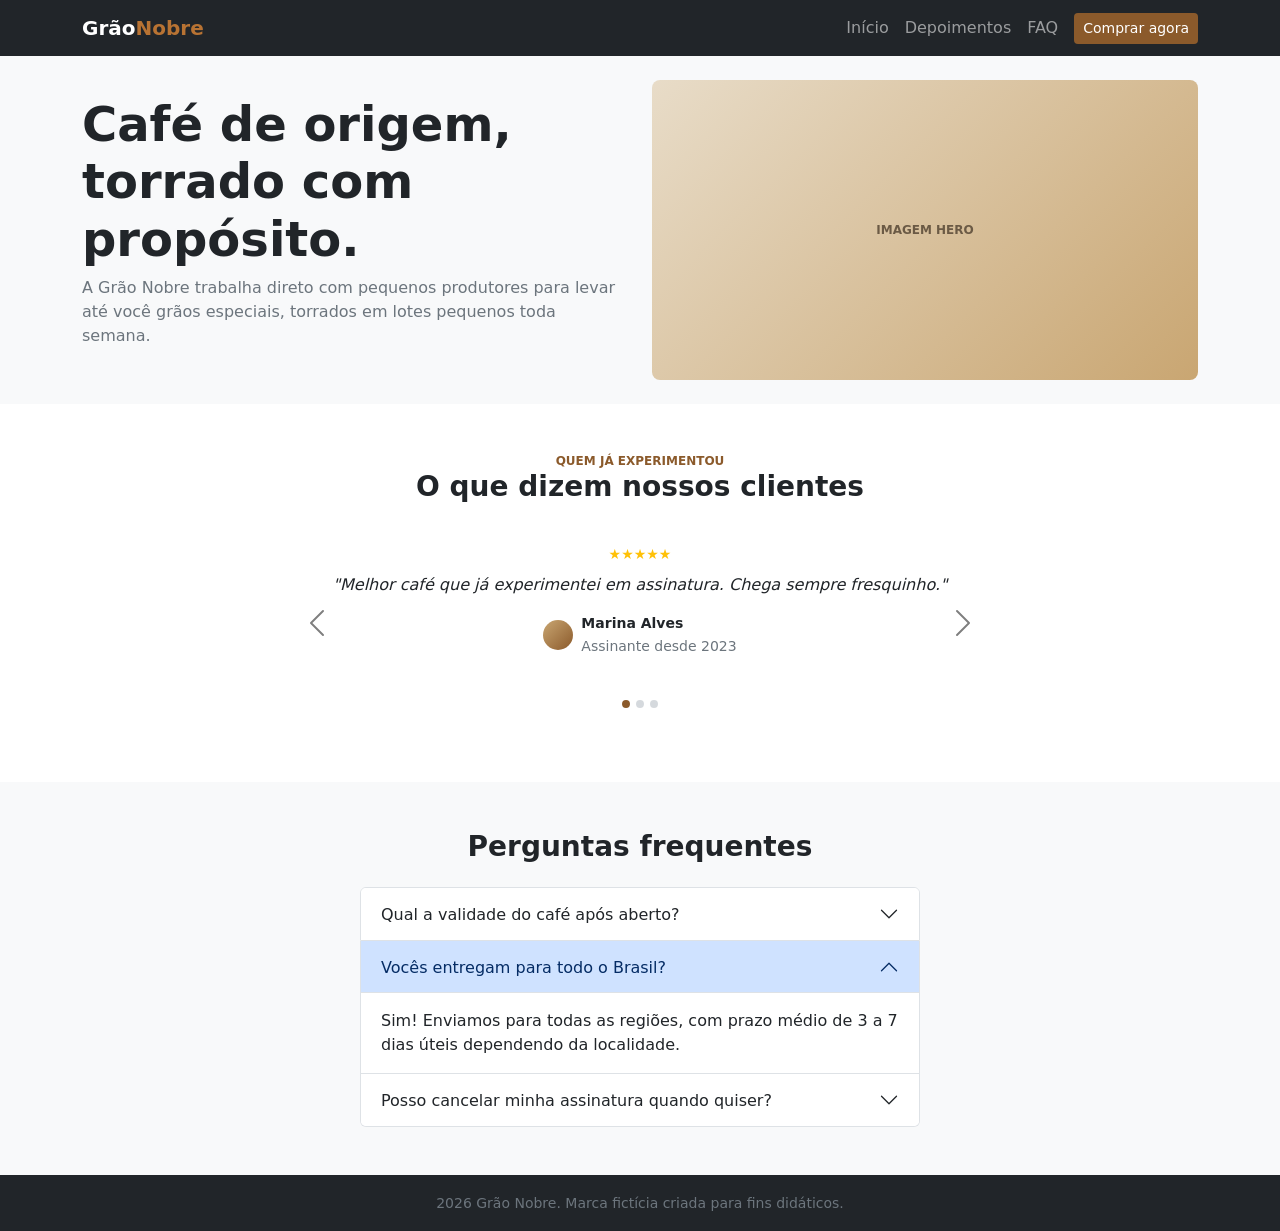
<file: bootstrap/index.html>
<!DOCTYPE html>
<html lang="pt-BR">
<head>
  <meta charset="UTF-8">
  <meta name="viewport" content="width=device-width, initial-scale=1">
  <title>Grão Nobre</title>
  <link href="https://cdn.jsdelivr.net/npm/bootstrap@5.3.3/dist/css/bootstrap.min.css" rel="stylesheet">
  <style>
    .marrom { color: #b87333; }
    .btn-marrom { background-color: #8b5a2b; color: #fff; }
    .btn-marrom:hover { background-color: #744a23; color: #fff; }
    .subtitulo { color: #8b5a2b; font-size: 12px; font-weight: bold; text-transform: uppercase; }
    .imagem-hero { height: 300px; border-radius: 8px; background: linear-gradient(135deg, #e8dcc8, #c9a672); display: flex; align-items: center; justify-content: center; font-size: 12px; font-weight: bold; color: #6b5a45; }
    .avatar { width: 30px; height: 30px; border-radius: 50%; background: linear-gradient(135deg, #c9a672, #8b5a2b); }
    .carousel-control-prev-icon, .carousel-control-next-icon { filter: invert(1); }
    .carousel-indicators { position: static; margin-top: 16px; }
    .carousel-indicators button { width: 8px !important; height: 8px !important; border-radius: 50%; background-color: #adb5bd !important; }
    .carousel-indicators .active { background-color: #8b5a2b !important; }
    .accordion { max-width: 560px; margin: 0 auto; }
  </style>
</head>
<body>

  <nav class="navbar navbar-expand-lg bg-dark sticky-top" data-bs-theme="dark">
    <div class="container">
      <a class="navbar-brand fw-bold" href="#inicio">Grão<span class="marrom">Nobre</span></a>
      <button class="navbar-toggler" type="button" data-bs-toggle="collapse" data-bs-target="#menu">
        <span class="navbar-toggler-icon"></span>
      </button>
      <div class="collapse navbar-collapse" id="menu">
        <ul class="navbar-nav ms-auto align-items-lg-center">
          <li class="nav-item"><a class="nav-link" href="#inicio">Início</a></li>
          <li class="nav-item"><a class="nav-link" href="#depoimentos">Depoimentos</a></li>
          <li class="nav-item"><a class="nav-link" href="#faq">FAQ</a></li>
          <li class="nav-item ms-lg-2">
            <button type="button" class="btn btn-marrom btn-sm" data-bs-toggle="modal" data-bs-target="#modalPedido">Comprar agora</button>
          </li>
        </ul>
      </div>
    </div>
  </nav>

  <div class="modal fade" id="modalPedido" tabindex="-1">
    <div class="modal-dialog">
      <div class="modal-content">
        <div class="modal-header">
          <h5 class="modal-title">Faça seu pedido:</h5>
          <button type="button" class="btn-close" data-bs-dismiss="modal"></button>
        </div>
        <div class="modal-body">
          <div class="form-check mb-3">
            <input class="form-check-input" type="checkbox" id="opcao1">
            <label class="form-check-label" for="opcao1">Kit de degustação</label>
          </div>
          <div class="form-check mb-3">
            <input class="form-check-input" type="checkbox" id="opcao2">
            <label class="form-check-label" for="opcao2">1 pacote de 250g</label>
          </div>
          <div class="form-check">
            <input class="form-check-input" type="checkbox" id="opcao3">
            <label class="form-check-label" for="opcao3">5 pacotes de 250g</label>
          </div>
        </div>
        <div class="modal-footer">
          <button type="button" class="btn btn-primary">Ir para o carrinho</button>
        </div>
      </div>
    </div>
  </div>

  <header id="inicio" class="bg-light py-4">
    <div class="container">
      <div class="row align-items-center">
        <div class="col-lg-6">
          <h1 class="display-5 fw-bold">Café de origem, torrado com propósito.</h1>
          <p class="text-secondary">A Grão Nobre trabalha direto com pequenos produtores para levar até você grãos especiais, torrados em lotes pequenos toda semana.</p>
        </div>
        <div class="col-lg-6">
          <div class="imagem-hero">IMAGEM HERO</div>
        </div>
      </div>
    </div>
  </header>

  <section id="depoimentos" class="bg-white py-5">
    <div class="container">
      <div class="text-center mb-4">
        <div class="subtitulo">Quem já experimentou</div>
        <h2 class="h3 fw-bold">O que dizem nossos clientes</h2>
      </div>

      <div id="carouselDepoimentos" class="carousel slide mx-auto" style="max-width: 760px;" data-bs-ride="carousel">
        <div class="carousel-inner">
          <div class="carousel-item active">
            <div class="text-center px-5 py-3">
              <div class="text-warning small mb-2">★★★★★</div>
              <p class="fst-italic">"Melhor café que já experimentei em assinatura. Chega sempre fresquinho."</p>
              <div class="d-flex justify-content-center align-items-center gap-2">
                <span class="avatar"></span>
                <div class="text-start">
                  <div class="fw-semibold small">Marina Alves</div>
                  <small class="text-secondary">Assinante desde 2023</small>
                </div>
              </div>
            </div>
          </div>
          <div class="carousel-item">
            <div class="text-center px-5 py-3">
              <div class="text-warning small mb-2">★★★★★</div>
              <p class="fst-italic">"O aroma abre o pacote antes de eu chegar na cozinha. Virou ritual aqui em casa."</p>
              <div class="d-flex justify-content-center align-items-center gap-2">
                <span class="avatar"></span>
                <div class="text-start">
                  <div class="fw-semibold small">Carlos Mendes</div>
                  <small class="text-secondary">Assinante desde 2022</small>
                </div>
              </div>
            </div>
          </div>
          <div class="carousel-item">
            <div class="text-center px-5 py-3">
              <div class="text-warning small mb-2">★★★★★</div>
              <p class="fst-italic">"Gosto de saber de onde vem o grão. Qualidade e transparência de verdade."</p>
              <div class="d-flex justify-content-center align-items-center gap-2">
                <span class="avatar"></span>
                <div class="text-start">
                  <div class="fw-semibold small">Paula Ribeiro</div>
                  <small class="text-secondary">Assinante desde 2024</small>
                </div>
              </div>
            </div>
          </div>
        </div>

        <div class="carousel-indicators">
          <button type="button" data-bs-target="#carouselDepoimentos" data-bs-slide-to="0" class="active"></button>
          <button type="button" data-bs-target="#carouselDepoimentos" data-bs-slide-to="1"></button>
          <button type="button" data-bs-target="#carouselDepoimentos" data-bs-slide-to="2"></button>
        </div>

        <button class="carousel-control-prev" type="button" data-bs-target="#carouselDepoimentos" data-bs-slide="prev">
          <span class="carousel-control-prev-icon"></span>
        </button>
        <button class="carousel-control-next" type="button" data-bs-target="#carouselDepoimentos" data-bs-slide="next">
          <span class="carousel-control-next-icon"></span>
        </button>
      </div>
    </div>
  </section>

  <section id="faq" class="bg-light py-5">
    <div class="container">
      <h2 class="h3 fw-bold text-center mb-4">Perguntas frequentes</h2>

      <div class="accordion" id="accordionFaq">
        <div class="accordion-item">
          <h3 class="accordion-header">
            <button class="accordion-button collapsed" type="button" data-bs-toggle="collapse" data-bs-target="#faq1">
              Qual a validade do café após aberto?
            </button>
          </h3>
          <div id="faq1" class="accordion-collapse collapse" data-bs-parent="#accordionFaq">
            <div class="accordion-body">Recomendamos consumir em até 30 dias após aberto, mantendo o pacote bem fechado, em local fresco e seco.</div>
          </div>
        </div>

        <div class="accordion-item">
          <h3 class="accordion-header">
            <button class="accordion-button" type="button" data-bs-toggle="collapse" data-bs-target="#faq2">
              Vocês entregam para todo o Brasil?
            </button>
          </h3>
          <div id="faq2" class="accordion-collapse collapse show" data-bs-parent="#accordionFaq">
            <div class="accordion-body">Sim! Enviamos para todas as regiões, com prazo médio de 3 a 7 dias úteis dependendo da localidade.</div>
          </div>
        </div>

        <div class="accordion-item">
          <h3 class="accordion-header">
            <button class="accordion-button collapsed" type="button" data-bs-toggle="collapse" data-bs-target="#faq3">
              Posso cancelar minha assinatura quando quiser?
            </button>
          </h3>
          <div id="faq3" class="accordion-collapse collapse" data-bs-parent="#accordionFaq">
            <div class="accordion-body">Sim, o cancelamento pode ser feito a qualquer momento, sem multa, direto pela sua conta.</div>
          </div>
        </div>
      </div>
    </div>
  </section>

  <footer class="bg-dark text-light py-3">
    <div class="container text-center">
      <small class="text-secondary">2026 Grão Nobre. Marca fictícia criada para fins didáticos.</small>
    </div>
  </footer>

  <script src="https://cdn.jsdelivr.net/npm/bootstrap@5.3.3/dist/js/bootstrap.bundle.min.js"></script>
</body>
</html>
</file>
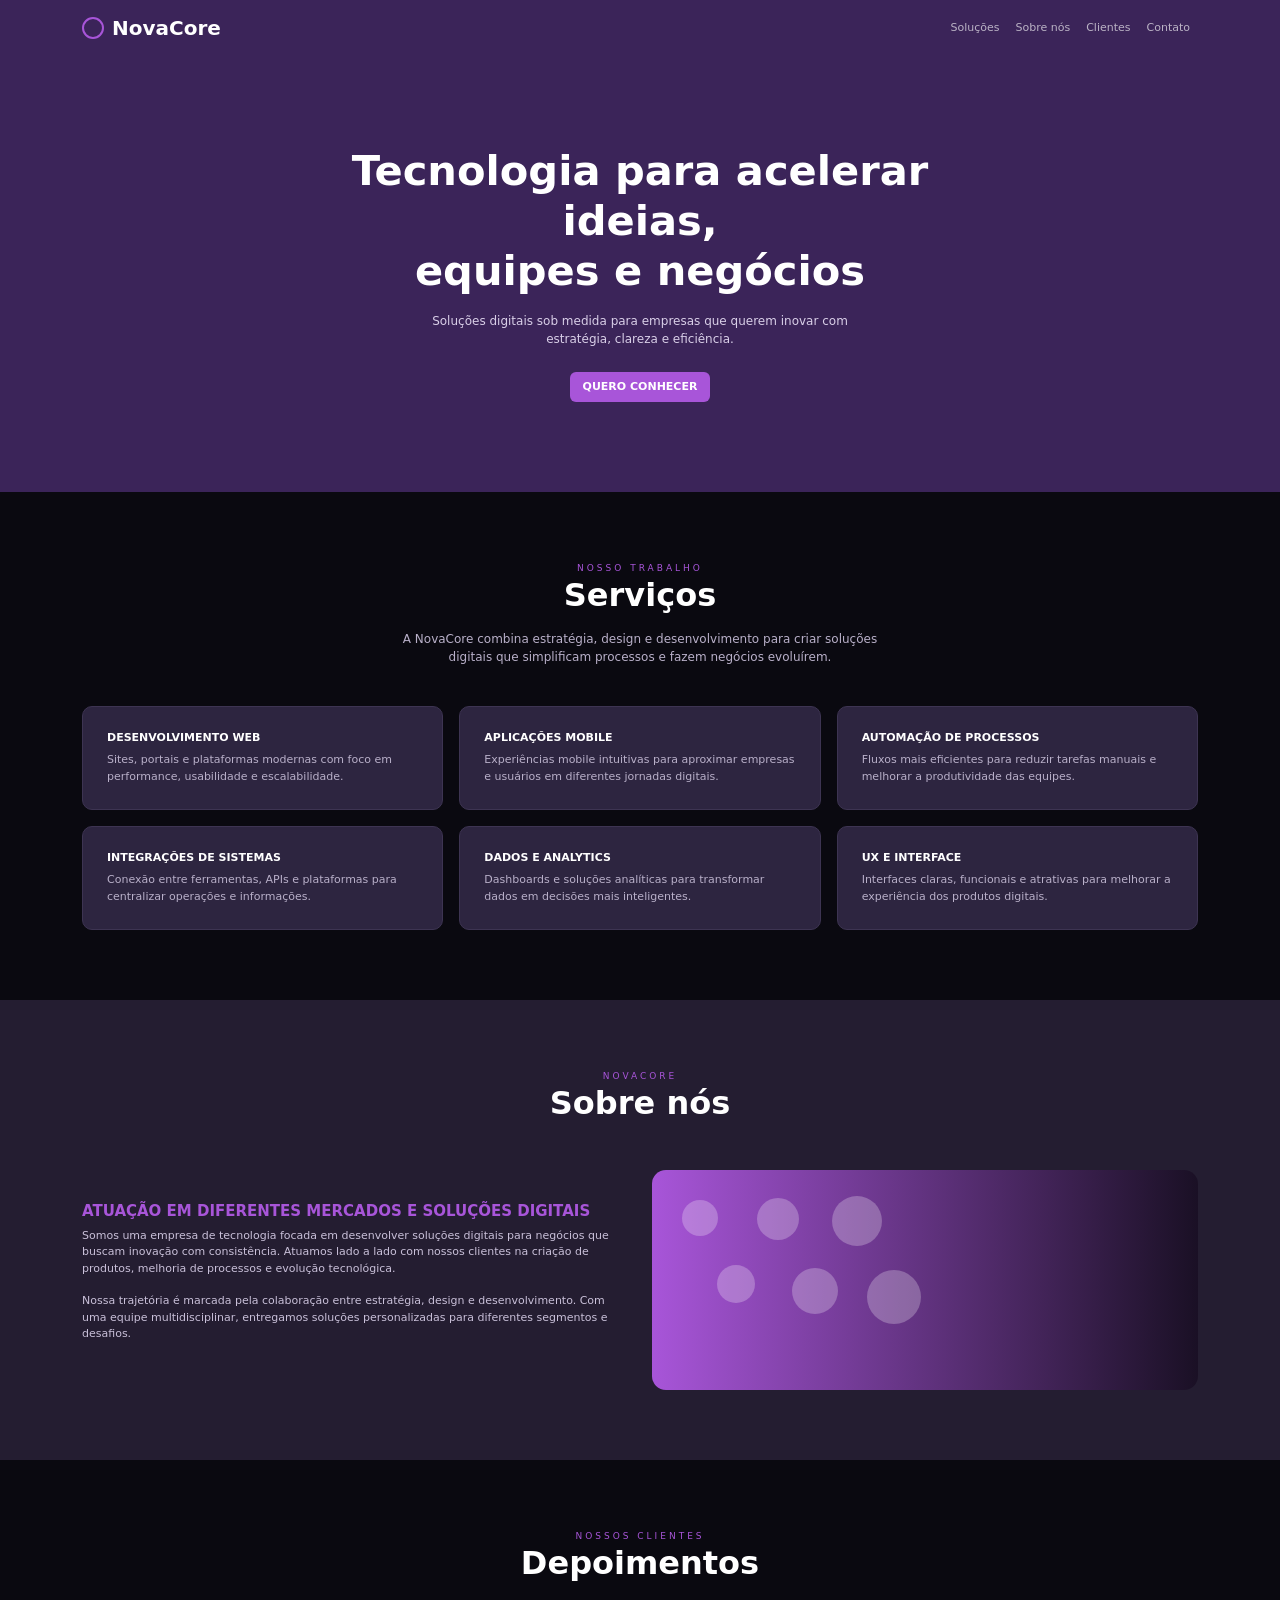
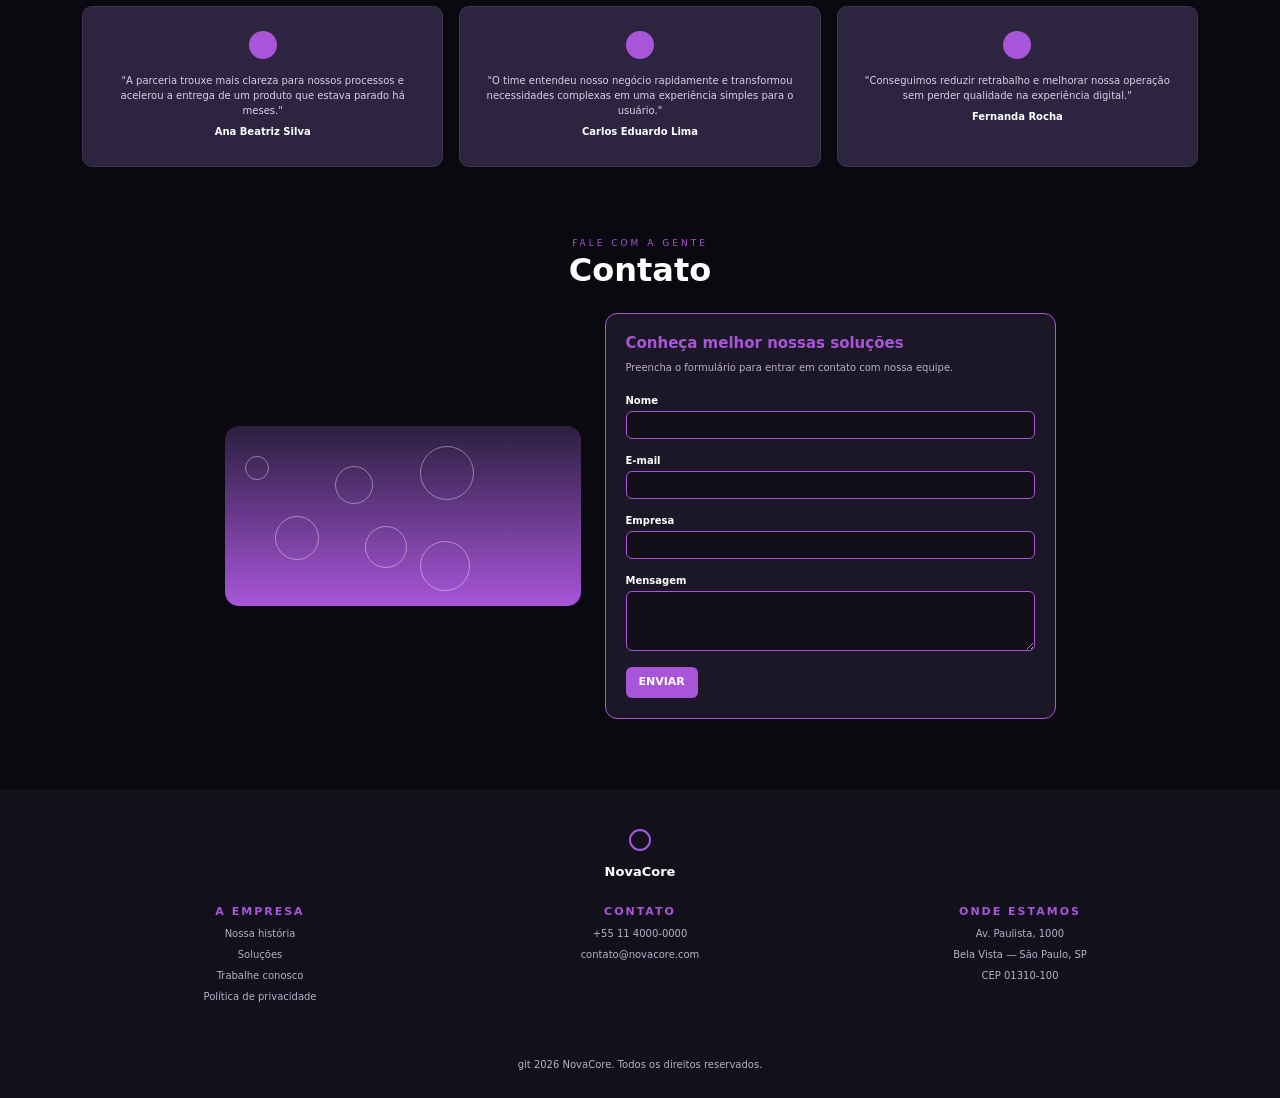
<file: revisao/index.html>
<!DOCTYPE html>
<html lang="pt-BR">
<head>
  <meta charset="UTF-8">
  <meta name="viewport" content="width=device-width, initial-scale=1">
  <title>NovaCore</title>
  <link href="https://cdn.jsdelivr.net/npm/bootstrap@5.3.3/dist/css/bootstrap.min.css" rel="stylesheet">
  <link href="style.css" rel="stylesheet">
</head>
<body data-bs-theme="dark">

  <nav class="navbar navbar-expand">
    <div class="container">
      <a class="navbar-brand fw-bold d-flex align-items-center gap-2" href="#">
        <span class="logo-circulo"></span>NovaCore
      </a>
      <ul class="navbar-nav ms-auto">
        <li class="nav-item"><a class="nav-link" href="#solucoes">Soluções</a></li>
        <li class="nav-item"><a class="nav-link" href="#sobre">Sobre nós</a></li>
        <li class="nav-item"><a class="nav-link" href="#clientes">Clientes</a></li>
        <li class="nav-item"><a class="nav-link" href="#contato">Contato</a></li>
      </ul>
    </div>
  </nav>

  <header class="hero">
    <div class="container">
      <h1>Tecnologia para acelerar<br>ideias,<br>equipes e negócios</h1>
      <p>Soluções digitais sob medida para empresas que querem inovar com estratégia, clareza e eficiência.</p>
      <a href="#contato" class="btn btn-roxo">Quero conhecer</a>
    </div>
  </header>

  <section id="solucoes" class="secao">
    <div class="container">
      <div class="eyebrow">Nosso trabalho</div>
      <h2 class="mb-3">Serviços</h2>
      <p>A NovaCore combina estratégia, design e desenvolvimento para criar soluções digitais que simplificam processos e fazem negócios evoluírem.</p>
      <div class="row g-3">
        <div class="col-md-4">
          <div class="cartao">
            <h3>Desenvolvimento Web</h3>
            <p>Sites, portais e plataformas modernas com foco em performance, usabilidade e escalabilidade.</p>
          </div>
        </div>
        <div class="col-md-4">
          <div class="cartao">
            <h3>Aplicações Mobile</h3>
            <p>Experiências mobile intuitivas para aproximar empresas e usuários em diferentes jornadas digitais.</p>
          </div>
        </div>
        <div class="col-md-4">
          <div class="cartao">
            <h3>Automação de Processos</h3>
            <p>Fluxos mais eficientes para reduzir tarefas manuais e melhorar a produtividade das equipes.</p>
          </div>
        </div>
        <div class="col-md-4">
          <div class="cartao">
            <h3>Integrações de Sistemas</h3>
            <p>Conexão entre ferramentas, APIs e plataformas para centralizar operações e informações.</p>
          </div>
        </div>
        <div class="col-md-4">
          <div class="cartao">
            <h3>Dados e Analytics</h3>
            <p>Dashboards e soluções analíticas para transformar dados em decisões mais inteligentes.</p>
          </div>
        </div>
        <div class="col-md-4">
          <div class="cartao">
            <h3>UX e Interface</h3>
            <p>Interfaces claras, funcionais e atrativas para melhorar a experiência dos produtos digitais.</p>
          </div>
        </div>
      </div>
    </div>
  </section>

  <section id="sobre" class="secao sobre">
    <div class="container">
      <div class="eyebrow">NovaCore</div>
      <h2 class="mb-5">Sobre nós</h2>
      <div class="row align-items-center g-4 text-start">
        <div class="col-md-6">
          <h3>Atuação em diferentes mercados e soluções digitais</h3>
          <p>Somos uma empresa de tecnologia focada em desenvolver soluções digitais para negócios que buscam inovação com consistência. Atuamos lado a lado com nossos clientes na criação de produtos, melhoria de processos e evolução tecnológica.</p>
          <p>Nossa trajetória é marcada pela colaboração entre estratégia, design e desenvolvimento. Com uma equipe multidisciplinar, entregamos soluções personalizadas para diferentes segmentos e desafios.</p>
        </div>
        <div class="col-md-6">
          <div class="arte-sobre">
            <span class="bolinha b1"></span>
            <span class="bolinha b2"></span>
            <span class="bolinha b3"></span>
            <span class="bolinha b4"></span>
            <span class="bolinha b5"></span>
            <span class="bolinha b6"></span>
          </div>
        </div>
      </div>
    </div>
  </section>

  <section id="clientes" class="secao">
    <div class="container">
      <div class="eyebrow">Nossos clientes</div>
      <h2 class="mb-4">Depoimentos</h2>
      <div class="row g-3">
        <div class="col-md-4">
          <div class="cartao depoimento">
            <div class="avatar"></div>
            <p>"A parceria trouxe mais clareza para nossos processos e acelerou a entrega de um produto que estava parado há meses."</p>
            <strong>Ana Beatriz Silva</strong>
          </div>
        </div>
        <div class="col-md-4">
          <div class="cartao depoimento">
            <div class="avatar"></div>
            <p>"O time entendeu nosso negócio rapidamente e transformou necessidades complexas em uma experiência simples para o usuário."</p>
            <strong>Carlos Eduardo Lima</strong>
          </div>
        </div>
        <div class="col-md-4">
          <div class="cartao depoimento">
            <div class="avatar"></div>
            <p>"Conseguimos reduzir retrabalho e melhorar nossa operação sem perder qualidade na experiência digital."</p>
            <strong>Fernanda Rocha</strong>
          </div>
        </div>
      </div>
    </div>
  </section>

  <section id="contato" class="secao pt-0">
    <div class="container">
      <div class="eyebrow">Fale com a gente</div>
      <h2 class="mb-4">Contato</h2>
      <div class="row align-items-center justify-content-center g-4">
        <div class="col-md-4">
          <div class="arte-contato">
            <span class="aro a1"></span>
            <span class="aro a2"></span>
            <span class="aro a3"></span>
            <span class="aro a4"></span>
            <span class="aro a5"></span>
            <span class="aro a6"></span>
          </div>
        </div>
        <div class="col-md-5">
          <div class="form-contato">
            <h3>Conheça melhor nossas soluções</h3>
            <p>Preencha o formulário para entrar em contato com nossa equipe.</p>
            <label for="nome">Nome</label>
            <input type="text" id="nome" class="form-control mb-2">
            <label for="email">E-mail</label>
            <input type="email" id="email" class="form-control mb-2">
            <label for="empresa">Empresa</label>
            <input type="text" id="empresa" class="form-control mb-2">
            <label for="mensagem">Mensagem</label>
            <textarea id="mensagem" class="form-control mb-3"></textarea>
            <button type="button" class="btn btn-roxo">Enviar</button>
          </div>
        </div>
      </div>
    </div>
  </section>

  <footer class="rodape">
    <div class="container">
      <span class="logo-circulo"></span>
      <div class="nome-rodape">NovaCore</div>
      <div class="row g-4">
        <div class="col-md-4">
          <h4>A empresa</h4>
          <p>Nossa história</p>
          <p>Soluções</p>
          <p>Trabalhe conosco</p>
          <p>Política de privacidade</p>
        </div>
        <div class="col-md-4">
          <h4>Contato</h4>
          <p>+55 11 4000-0000</p>
          <p>contato@novacore.com</p>
        </div>
        <div class="col-md-4">
          <h4>Onde estamos</h4>
          <p>Av. Paulista, 1000</p>
          <p>Bela Vista — São Paulo, SP</p>
          <p>CEP 01310-100</p>
        </div>
      </div>
      <hr>
      <p>git 2026 NovaCore. Todos os direitos reservados.</p>
    </div>
  </footer>

  <script src="https://cdn.jsdelivr.net/npm/bootstrap@5.3.3/dist/js/bootstrap.bundle.min.js"></script>
</body>
</html>
</file>
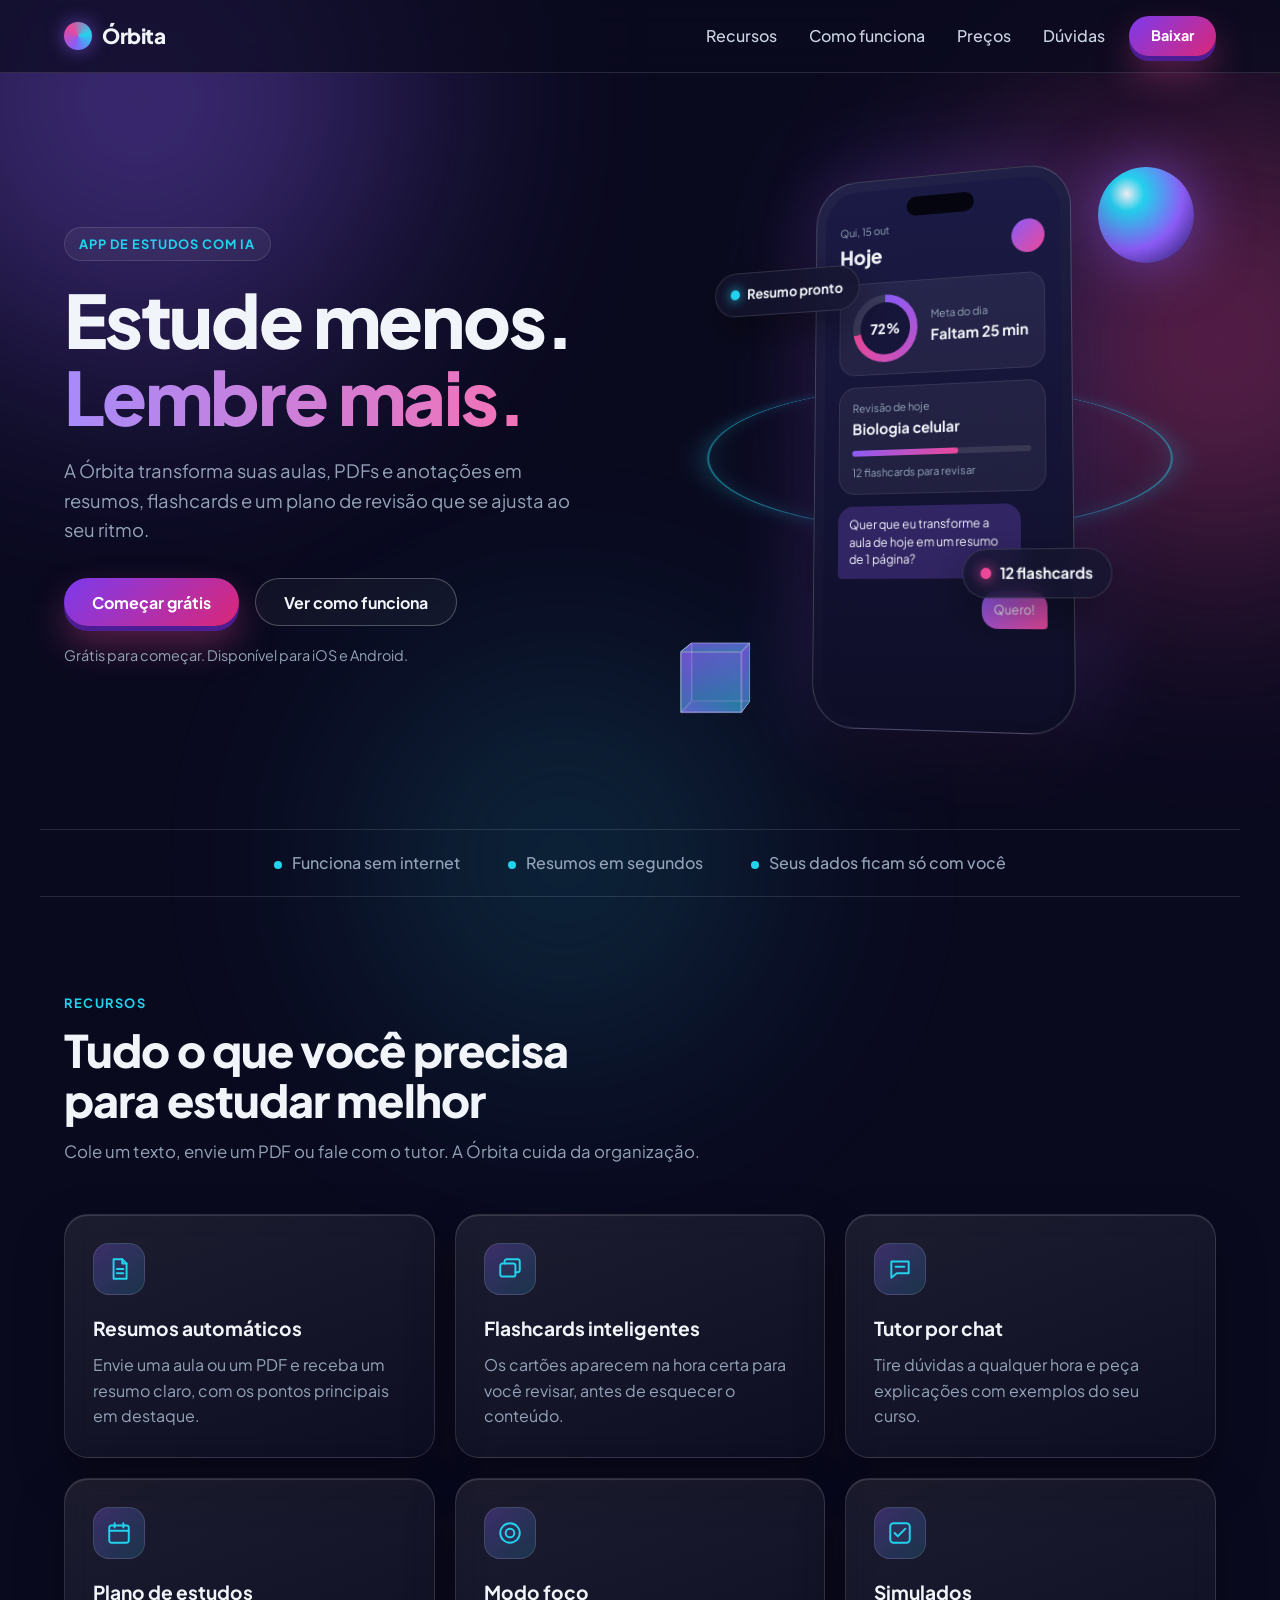
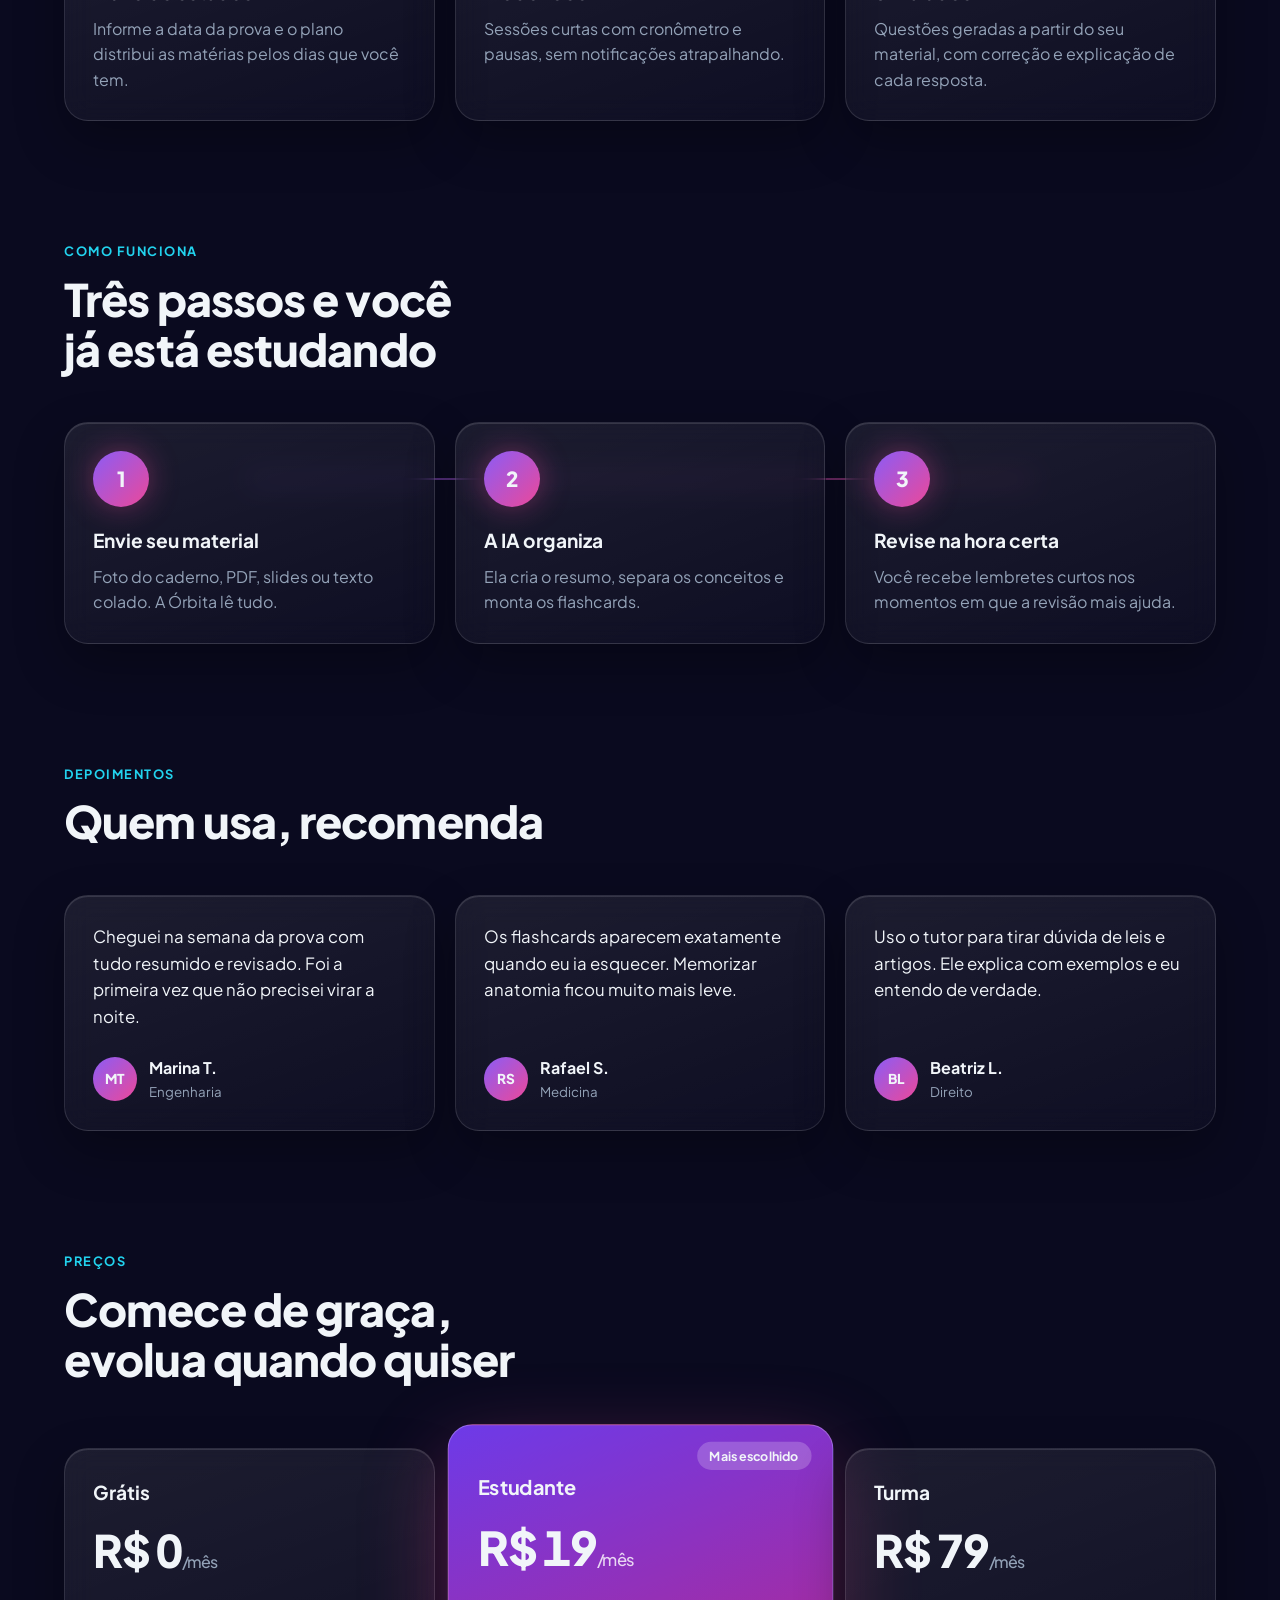
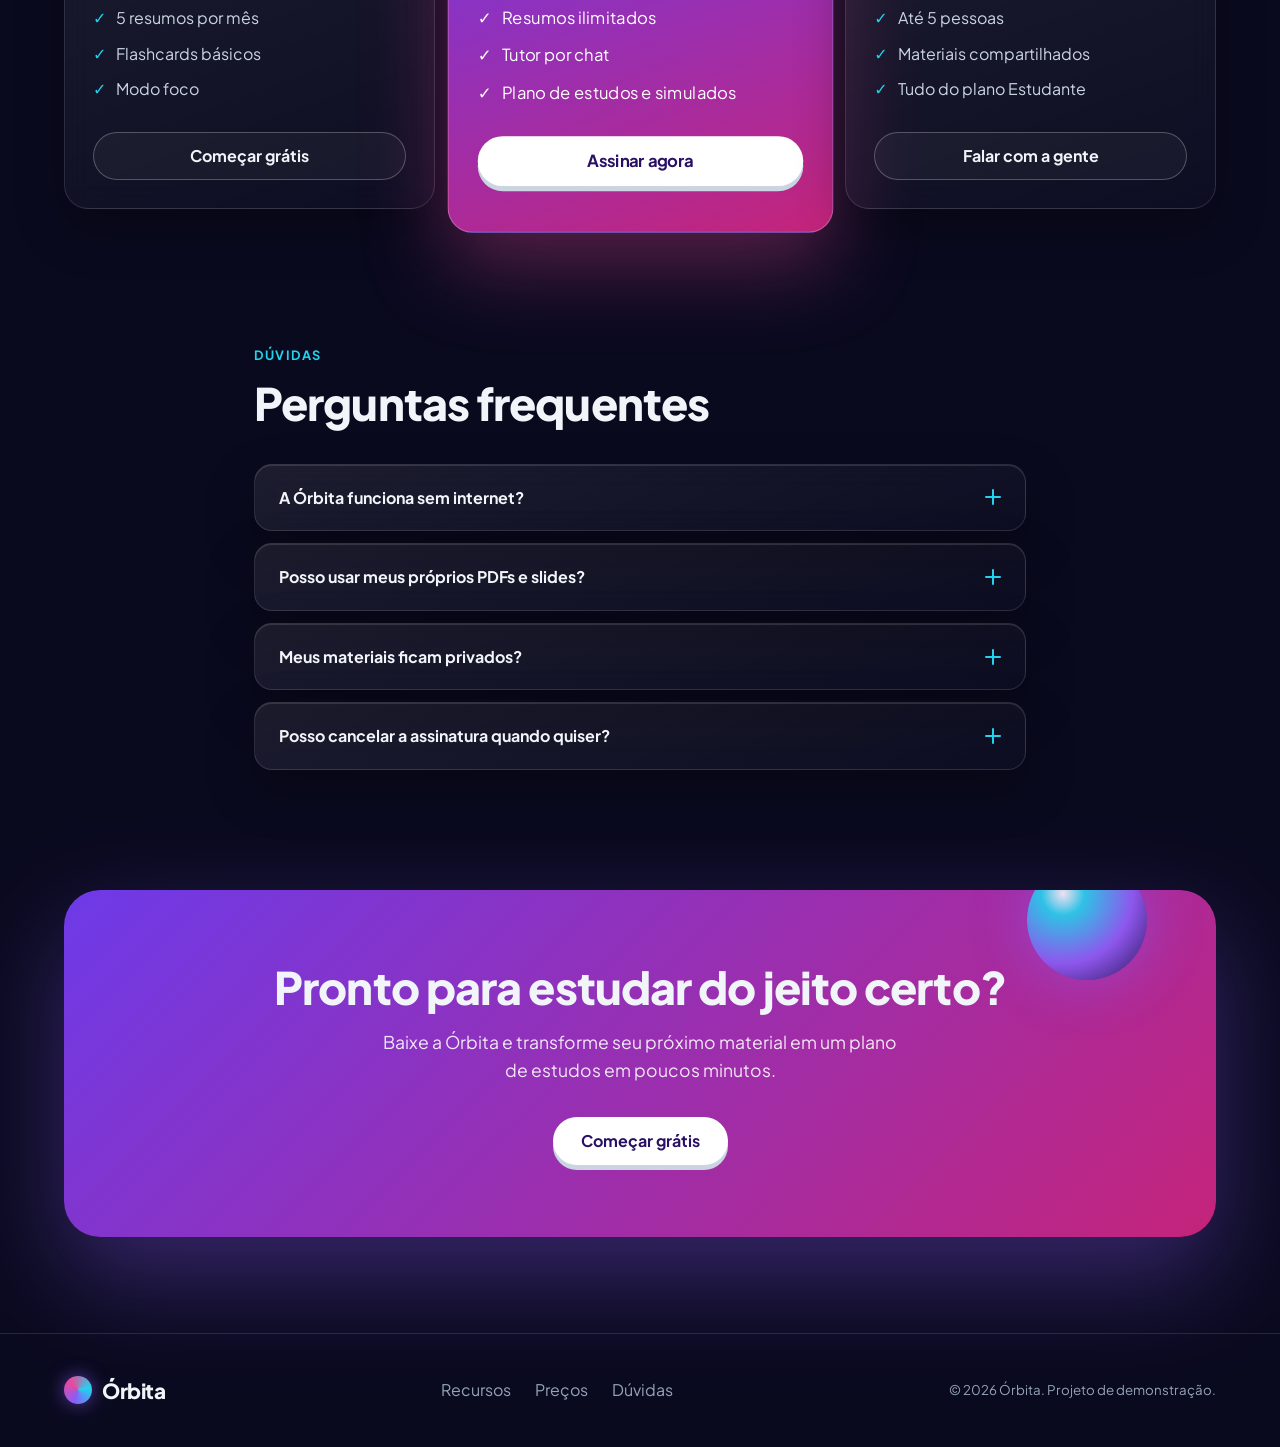
<file: vibecode/index.html>
<!DOCTYPE html>
<html lang="pt-BR">
<head>
  <meta charset="UTF-8">
  <meta name="viewport" content="width=device-width, initial-scale=1.0">
  <title>Órbita - Estude com IA</title>

  <link rel="preconnect" href="https://fonts.googleapis.com">
  <link rel="preconnect" href="https://fonts.gstatic.com" crossorigin>
  <link href="https://fonts.googleapis.com/css2?family=Plus+Jakarta+Sans:wght@400;500;700;800&display=swap" rel="stylesheet">
  <link rel="stylesheet" href="style.css">
</head>
<body id="topo">

  <!-- Manchas de luz do fundo -->
  <div class="glow glow-violeta"></div>
  <div class="glow glow-rosa"></div>
  <div class="glow glow-ciano"></div>

  <!-- MENU -->
  <header class="nav">
    <div class="container nav-inner">
      <input type="checkbox" id="menu-check" class="menu-check">

      <a class="logo" href="#topo"><span class="logo-icone"></span>Órbita</a>

      <nav class="nav-links">
        <a href="#recursos">Recursos</a>
        <a href="#como-funciona">Como funciona</a>
        <a href="#precos">Preços</a>
        <a href="#faq">Dúvidas</a>
      </nav>

      <a class="btn btn-principal btn-pequeno" href="#baixar">Baixar</a>

      <label class="menu-btn" for="menu-check" aria-label="Abrir menu">
        <span></span><span></span><span></span>
      </label>
    </div>
  </header>

  <main>

    <!-- HERO -->
    <section class="container hero">
      <div class="hero-texto">
        <span class="selo">App de estudos com IA</span>
        <h1>Estude menos.<br><span class="destaque">Lembre mais.</span></h1>
        <p class="hero-sub">A Órbita transforma suas aulas, PDFs e anotações em resumos, flashcards e um plano de revisão que se ajusta ao seu ritmo.</p>
        <div class="hero-botoes">
          <a class="btn btn-principal" href="#baixar">Começar grátis</a>
          <a class="btn btn-fantasma" href="#como-funciona">Ver como funciona</a>
        </div>
        <p class="hero-nota">Grátis para começar. Disponível para iOS e Android.</p>
      </div>

      <div class="hero-visual">
        <div class="cena">
          <div class="anel"></div>
          <div class="esfera"></div>
          <div class="cubo">
            <span></span><span></span><span></span><span></span><span></span><span></span>
          </div>

          <div class="flutua">
            <div class="telefone-wrap">
              <div class="telefone">
                <div class="tela">
                  <div class="notch"></div>

                  <div class="tela-topo">
                    <div>
                      <small>Qui, 15 out</small>
                      <strong>Hoje</strong>
                    </div>
                    <div class="avatar-app"></div>
                  </div>

                  <div class="tela-card tela-meta">
                    <div class="anel-progresso"><span>72%</span></div>
                    <div>
                      <small>Meta do dia</small>
                      <strong>Faltam 25 min</strong>
                    </div>
                  </div>

                  <div class="tela-card">
                    <small>Revisão de hoje</small>
                    <strong>Biologia celular</strong>
                    <div class="barra"><i></i></div>
                    <small>12 flashcards para revisar</small>
                  </div>

                  <div class="balao balao-ia">Quer que eu transforme a aula de hoje em um resumo de 1 página?</div>
                  <div class="balao balao-eu">Quero!</div>
                </div>
              </div>

              <div class="chip chip-a"><i></i>Resumo pronto</div>
              <div class="chip chip-b"><i></i>12 flashcards</div>
            </div>
          </div>
        </div>
      </div>
    </section>

    <!-- FAIXA -->
    <section class="container faixa">
      <div class="faixa-item">Funciona sem internet</div>
      <div class="faixa-item">Resumos em segundos</div>
      <div class="faixa-item">Seus dados ficam só com você</div>
    </section>

    <!-- RECURSOS -->
    <section class="secao" id="recursos">
      <div class="container">
        <div class="cabecalho">
          <span class="rotulo">Recursos</span>
          <h2>Tudo o que você precisa para estudar melhor</h2>
          <p>Cole um texto, envie um PDF ou fale com o tutor. A Órbita cuida da organização.</p>
        </div>

        <div class="grade-3">
          <article class="cartao vidro inclina">
            <div class="icone"><svg viewBox="0 0 24 24" aria-hidden="true"><path d="M7 3h8l4 4v14H7z"/><path d="M15 3v4h4"/><path d="M10 12h6M10 16h6"/></svg></div>
            <h3>Resumos automáticos</h3>
            <p>Envie uma aula ou um PDF e receba um resumo claro, com os pontos principais em destaque.</p>
          </article>

          <article class="cartao vidro inclina">
            <div class="icone"><svg viewBox="0 0 24 24" aria-hidden="true"><rect x="3" y="7" width="14" height="12" rx="2"/><path d="M7 7V5a2 2 0 0 1 2-2h10a2 2 0 0 1 2 2v8a2 2 0 0 1-2 2h-2"/></svg></div>
            <h3>Flashcards inteligentes</h3>
            <p>Os cartões aparecem na hora certa para você revisar, antes de esquecer o conteúdo.</p>
          </article>

          <article class="cartao vidro inclina">
            <div class="icone"><svg viewBox="0 0 24 24" aria-hidden="true"><path d="M4 5h16v11H9l-5 4z"/><path d="M8 10h8"/></svg></div>
            <h3>Tutor por chat</h3>
            <p>Tire dúvidas a qualquer hora e peça explicações com exemplos do seu curso.</p>
          </article>

          <article class="cartao vidro inclina">
            <div class="icone"><svg viewBox="0 0 24 24" aria-hidden="true"><rect x="3" y="5" width="18" height="16" rx="2"/><path d="M3 10h18M8 3v4M16 3v4"/></svg></div>
            <h3>Plano de estudos</h3>
            <p>Informe a data da prova e o plano distribui as matérias pelos dias que você tem.</p>
          </article>

          <article class="cartao vidro inclina">
            <div class="icone"><svg viewBox="0 0 24 24" aria-hidden="true"><circle cx="12" cy="12" r="9"/><circle cx="12" cy="12" r="4"/></svg></div>
            <h3>Modo foco</h3>
            <p>Sessões curtas com cronômetro e pausas, sem notificações atrapalhando.</p>
          </article>

          <article class="cartao vidro inclina">
            <div class="icone"><svg viewBox="0 0 24 24" aria-hidden="true"><rect x="3" y="3" width="18" height="18" rx="3"/><path d="M7 12l3 3 7-7"/></svg></div>
            <h3>Simulados</h3>
            <p>Questões geradas a partir do seu material, com correção e explicação de cada resposta.</p>
          </article>
        </div>
      </div>
    </section>

    <!-- COMO FUNCIONA -->
    <section class="secao" id="como-funciona">
      <div class="container">
        <div class="cabecalho">
          <span class="rotulo">Como funciona</span>
          <h2>Três passos e você já está estudando</h2>
        </div>

        <div class="grade-3 passos">
          <article class="cartao vidro">
            <div class="passo-num">1</div>
            <h3>Envie seu material</h3>
            <p>Foto do caderno, PDF, slides ou texto colado. A Órbita lê tudo.</p>
          </article>
          <article class="cartao vidro">
            <div class="passo-num">2</div>
            <h3>A IA organiza</h3>
            <p>Ela cria o resumo, separa os conceitos e monta os flashcards.</p>
          </article>
          <article class="cartao vidro">
            <div class="passo-num">3</div>
            <h3>Revise na hora certa</h3>
            <p>Você recebe lembretes curtos nos momentos em que a revisão mais ajuda.</p>
          </article>
        </div>
      </div>
    </section>

    <!-- DEPOIMENTOS (exemplos fictícios) -->
    <section class="secao" id="depoimentos">
      <div class="container">
        <div class="cabecalho">
          <span class="rotulo">Depoimentos</span>
          <h2>Quem usa, recomenda</h2>
        </div>

        <div class="grade-3">
          <figure class="cartao vidro inclina">
            <blockquote>Cheguei na semana da prova com tudo resumido e revisado. Foi a primeira vez que não precisei virar a noite.</blockquote>
            <figcaption><span class="avatar">MT</span><div><strong>Marina T.</strong><small>Engenharia</small></div></figcaption>
          </figure>
          <figure class="cartao vidro inclina">
            <blockquote>Os flashcards aparecem exatamente quando eu ia esquecer. Memorizar anatomia ficou muito mais leve.</blockquote>
            <figcaption><span class="avatar">RS</span><div><strong>Rafael S.</strong><small>Medicina</small></div></figcaption>
          </figure>
          <figure class="cartao vidro inclina">
            <blockquote>Uso o tutor para tirar dúvida de leis e artigos. Ele explica com exemplos e eu entendo de verdade.</blockquote>
            <figcaption><span class="avatar">BL</span><div><strong>Beatriz L.</strong><small>Direito</small></div></figcaption>
          </figure>
        </div>
      </div>
    </section>

    <!-- PREÇOS (valores de exemplo) -->
    <section class="secao" id="precos">
      <div class="container">
        <div class="cabecalho">
          <span class="rotulo">Preços</span>
          <h2>Comece de graça, evolua quando quiser</h2>
        </div>

        <div class="grade-3 planos">
          <article class="cartao vidro plano">
            <h3>Grátis</h3>
            <p class="preco">R$ 0<small>/mês</small></p>
            <ul>
              <li>5 resumos por mês</li>
              <li>Flashcards básicos</li>
              <li>Modo foco</li>
            </ul>
            <a class="btn btn-fantasma" href="#baixar">Começar grátis</a>
          </article>

          <article class="cartao plano plano-destaque">
            <span class="etiqueta">Mais escolhido</span>
            <h3>Estudante</h3>
            <p class="preco">R$ 19<small>/mês</small></p>
            <ul>
              <li>Resumos ilimitados</li>
              <li>Tutor por chat</li>
              <li>Plano de estudos e simulados</li>
            </ul>
            <a class="btn btn-branco" href="#baixar">Assinar agora</a>
          </article>

          <article class="cartao vidro plano">
            <h3>Turma</h3>
            <p class="preco">R$ 79<small>/mês</small></p>
            <ul>
              <li>Até 5 pessoas</li>
              <li>Materiais compartilhados</li>
              <li>Tudo do plano Estudante</li>
            </ul>
            <a class="btn btn-fantasma" href="#baixar">Falar com a gente</a>
          </article>
        </div>
      </div>
    </section>

    <!-- FAQ -->
    <section class="secao" id="faq">
      <div class="container faq">
        <div class="cabecalho">
          <span class="rotulo">Dúvidas</span>
          <h2>Perguntas frequentes</h2>
        </div>

        <details class="vidro">
          <summary>A Órbita funciona sem internet?<span class="mais"></span></summary>
          <p>Sim. Seus resumos e flashcards ficam salvos no celular. Para gerar conteúdo novo com a IA, você precisa estar conectado.</p>
        </details>
        <details class="vidro">
          <summary>Posso usar meus próprios PDFs e slides?<span class="mais"></span></summary>
          <p>Pode. Envie arquivos PDF, imagens do caderno ou texto colado e a Órbita organiza o conteúdo para você.</p>
        </details>
        <details class="vidro">
          <summary>Meus materiais ficam privados?<span class="mais"></span></summary>
          <p>Seus materiais são só seus. Você pode apagar qualquer arquivo ou a conta inteira quando quiser.</p>
        </details>
        <details class="vidro">
          <summary>Posso cancelar a assinatura quando quiser?<span class="mais"></span></summary>
          <p>Sim. O cancelamento é feito no próprio app e vale a partir do fim do período já pago.</p>
        </details>
      </div>
    </section>

    <!-- CTA FINAL -->
    <section class="container cta-wrap" id="baixar">
      <div class="cta">
        <div class="esfera esfera-cta"></div>
        <h2>Pronto para estudar do jeito certo?</h2>
        <p>Baixe a Órbita e transforme seu próximo material em um plano de estudos em poucos minutos.</p>
        <a class="btn btn-branco" href="#topo">Começar grátis</a>
      </div>
    </section>

  </main>

  <footer class="rodape">
    <div class="container rodape-inner">
      <a class="logo" href="#topo"><span class="logo-icone"></span>Órbita</a>
      <nav>
        <a href="#recursos">Recursos</a>
        <a href="#precos">Preços</a>
        <a href="#faq">Dúvidas</a>
      </nav>
      <small>© 2026 Órbita. Projeto de demonstração.</small>
    </div>
  </footer>

</body>
</html>
</file>
<file: revisao/style.css>
body {
  background: #0a0910;
  color: #fff;
  font-family: Poppins, Inter, system-ui, sans-serif;
}

h1, h2, h3, h4 {
  font-weight: 700;
}

.btn-roxo {
  background: #a855d9;
  color: #fff;
  font-size: 11px;
  font-weight: 600;
  text-transform: uppercase;
}

.btn-roxo:hover {
  background: #9440c4;
  color: #fff;
}

.logo-circulo {
  width: 22px;
  height: 22px;
  border: 2px solid #a855d9;
  border-radius: 50%;
  display: inline-block;
}

.navbar {
  background: #3b2459;
}

.navbar .nav-link {
  font-size: 11px;
}

.hero {
  background: #3b2459;
  padding: 90px 0;
  text-align: center;
}

.hero h1 {
  font-size: 2.6rem;
}

.hero p {
  font-size: 12px;
  max-width: 420px;
  margin: 16px auto 24px;
  color: #d9cfe8;
}

.eyebrow {
  font-size: 9px;
  letter-spacing: 3px;
  text-transform: uppercase;
  color: #a855d9;
}

.secao {
  padding: 70px 0;
  text-align: center;
}

.secao > .container > p {
  font-size: 12px;
  color: #b9b0c9;
  max-width: 480px;
  margin: 0 auto 40px;
}

.cartao {
  background: #2d2540;
  border: 1px solid #3d3452;
  border-radius: 10px;
  padding: 24px;
  text-align: left;
  height: 100%;
}

.cartao h3 {
  font-size: 11px;
  text-transform: uppercase;
}

.cartao p {
  font-size: 11px;
  color: #b9b0c9;
  margin: 0;
}

.sobre {
  background: #241d31;
}

.sobre h3 {
  font-size: 15px;
  text-transform: uppercase;
  color: #a855d9;
}

.sobre p {
  font-size: 11px;
  color: #c9c0d9;
}

.arte-sobre {
  height: 220px;
  border-radius: 14px;
  position: relative;
  background: linear-gradient(90deg, #a855d9, #1a1025);
}

.bolinha {
  position: absolute;
  border-radius: 50%;
  background: rgba(255, 255, 255, 0.25);
}

.b1 { width: 36px; height: 36px; left: 30px; top: 30px; }
.b2 { width: 42px; height: 42px; left: 105px; top: 28px; }
.b3 { width: 50px; height: 50px; left: 180px; top: 26px; }
.b4 { width: 38px; height: 38px; left: 65px; top: 95px; }
.b5 { width: 46px; height: 46px; left: 140px; top: 98px; }
.b6 { width: 54px; height: 54px; left: 215px; top: 100px; }

.depoimento {
  text-align: center;
}

.depoimento .avatar {
  width: 28px;
  height: 28px;
  border-radius: 50%;
  background: #a855d9;
  margin: 0 auto 14px;
}

.depoimento p {
  font-size: 10px;
  color: #d9cfe8;
}

.depoimento strong {
  font-size: 10px;
}

.arte-contato {
  height: 180px;
  border-radius: 14px;
  position: relative;
  background: linear-gradient(180deg, #2b1f3f, #a855d9);
}

.aro {
  position: absolute;
  border-radius: 50%;
  border: 1px solid rgba(255, 255, 255, 0.4);
}

.a1 { width: 24px; height: 24px; left: 20px; top: 30px; }
.a2 { width: 38px; height: 38px; left: 110px; top: 40px; }
.a3 { width: 54px; height: 54px; left: 195px; top: 20px; }
.a4 { width: 44px; height: 44px; left: 50px; top: 90px; }
.a5 { width: 42px; height: 42px; left: 140px; top: 100px; }
.a6 { width: 50px; height: 50px; left: 195px; top: 115px; }

.form-contato {
  background: #1c1727;
  border: 1px solid #a855d9;
  border-radius: 12px;
  padding: 20px;
  text-align: left;
}

.form-contato h3 {
  font-size: 15px;
  color: #a855d9;
}

.form-contato p {
  font-size: 10px;
  color: #b9b0c9;
  text-align: left;
  margin: 0 0 12px !important;
}

.form-contato label {
  font-size: 10px;
  font-weight: 600;
}

.form-contato .form-control {
  background: #110e18;
  border: 1px solid #a855d9;
  color: #fff;
  height: 28px;
}

.form-contato textarea.form-control {
  height: 60px;
}

.rodape {
  background: #12101a;
  padding: 40px 0 20px;
  text-align: center;
}

.nome-rodape {
  font-size: 13px;
  font-weight: 700;
  margin: 4px 0 24px;
}

.rodape h4 {
  font-size: 11px;
  letter-spacing: 2px;
  text-transform: uppercase;
  color: #a855d9;
}

.rodape p {
  font-size: 10px;
  color: #b9b0c9;
  margin: 0 0 6px;
}

.rodape hr {
  border-color: #2a2535;
  margin: 30px 0 16px;
}
</file>
<file: vibecode/style.css>
/* ============ VARIÁVEIS ============ */
:root {
  --fundo: #0A0A1F;
  --superficie: #14142E;
  --violeta: #8B5CF6;
  --rosa: #EC4899;
  --ciano: #22D3EE;
  --texto: #F1F5F9;
  --texto-suave: #94A3B8;
  --borda: rgba(255, 255, 255, 0.12);
  --gradiente: linear-gradient(135deg, #8B5CF6, #EC4899);
}

/* ============ BASE ============ */
* {
  box-sizing: border-box;
  margin: 0;
}

html {
  scroll-behavior: smooth;
}

body {
  background: var(--fundo);
  color: var(--texto);
  font-family: 'Plus Jakarta Sans', system-ui, sans-serif;
  line-height: 1.6;
  overflow-x: hidden;
}

a {
  color: inherit;
  text-decoration: none;
}

a:focus-visible,
summary:focus-visible {
  outline: 2px solid var(--ciano);
  outline-offset: 3px;
}

.container {
  width: 100%;
  max-width: 1200px;
  margin: 0 auto;
  padding-left: 24px;
  padding-right: 24px;
}

/* Manchas de luz do fundo */
.glow {
  position: fixed;
  border-radius: 50%;
  filter: blur(130px);
  opacity: 0.4;
  z-index: -1;
  pointer-events: none;
}
.glow-violeta { width: 520px; height: 520px; background: var(--violeta); top: -160px; left: -120px; }
.glow-rosa    { width: 440px; height: 440px; background: var(--rosa); top: 120px; right: -160px; }
.glow-ciano   { width: 360px; height: 360px; background: var(--ciano); bottom: -140px; left: 30%; opacity: 0.18; }

/* ============ BOTÕES ============ */
.btn {
  display: inline-flex;
  align-items: center;
  justify-content: center;
  min-height: 48px;
  padding: 0 28px;
  border-radius: 999px;
  font-family: inherit;
  font-size: 1rem;
  font-weight: 700;
  border: 0;
  cursor: pointer;
  transition: transform 0.15s ease, box-shadow 0.15s ease, background 0.2s;
}

.btn-principal {
  color: #fff;
  background: linear-gradient(135deg, #7C3AED, #DB2777);
  box-shadow: 0 5px 0 #4C1D95, 0 18px 36px rgba(236, 72, 153, 0.35);
}
.btn-principal:hover { transform: translateY(-2px); }
.btn-principal:active {
  transform: translateY(4px);
  box-shadow: 0 1px 0 #4C1D95, 0 8px 16px rgba(236, 72, 153, 0.3);
}

.btn-fantasma {
  color: var(--texto);
  border: 1px solid rgba(255, 255, 255, 0.25);
  background: rgba(255, 255, 255, 0.04);
}
.btn-fantasma:hover { background: rgba(255, 255, 255, 0.12); }

.btn-branco {
  color: #2A1065;
  background: #fff;
  box-shadow: 0 5px 0 #CBD5E1;
}
.btn-branco:hover { transform: translateY(-2px); }
.btn-branco:active { transform: translateY(4px); box-shadow: 0 1px 0 #CBD5E1; }

.btn-pequeno { min-height: 40px; padding: 0 22px; font-size: 0.9rem; }

/* ============ MENU ============ */
.nav {
  position: sticky;
  top: 0;
  z-index: 50;
  background: rgba(10, 10, 31, 0.7);
  backdrop-filter: blur(14px);
  -webkit-backdrop-filter: blur(14px);
  border-bottom: 1px solid var(--borda);
}

.nav-inner {
  display: flex;
  align-items: center;
  justify-content: space-between;
  gap: 24px;
  height: 72px;
}

.logo {
  display: inline-flex;
  align-items: center;
  gap: 10px;
  font-size: 1.3rem;
  font-weight: 800;
  letter-spacing: -0.02em;
}

.logo-icone {
  width: 28px;
  height: 28px;
  border-radius: 50%;
  background: conic-gradient(from 200deg, #8B5CF6, #EC4899, #22D3EE, #8B5CF6);
  box-shadow: 0 0 18px rgba(139, 92, 246, 0.6);
}

.nav-links {
  display: flex;
  gap: 32px;
  margin-left: auto;
}
.nav-links a { color: #CBD5E1; font-weight: 500; transition: color 0.2s; }
.nav-links a:hover { color: #fff; }

/* Menu do celular: o checkbox fica escondido e o label vira o botão */
.menu-check {
  position: absolute;
  opacity: 0;
  pointer-events: none;
}
.menu-btn {
  display: none;
  width: 44px;
  height: 44px;
  border: 1px solid var(--borda);
  border-radius: 12px;
  cursor: pointer;
  flex-direction: column;
  align-items: center;
  justify-content: center;
  gap: 5px;
}
.menu-btn span { width: 20px; height: 2px; background: var(--texto); border-radius: 2px; }
.menu-check:focus-visible ~ .menu-btn { outline: 2px solid var(--ciano); outline-offset: 3px; }

/* ============ HERO ============ */
.hero {
  display: grid;
  grid-template-columns: minmax(0, 1fr) minmax(0, 1fr);
  align-items: center;
  gap: 48px;
  padding-top: 64px;
  padding-bottom: 72px;
}

.selo {
  display: inline-block;
  padding: 6px 14px;
  border: 1px solid var(--borda);
  border-radius: 999px;
  background: rgba(255, 255, 255, 0.05);
  color: var(--ciano);
  font-size: 0.8rem;
  font-weight: 700;
  letter-spacing: 0.08em;
  text-transform: uppercase;
}

h1 {
  margin-top: 20px;
  font-size: clamp(2.6rem, 6vw, 4.6rem);
  font-weight: 800;
  line-height: 1.04;
  letter-spacing: -0.03em;
  text-wrap: balance;
}

.destaque {
  background: linear-gradient(90deg, #A78BFA, #F472B6);
  -webkit-background-clip: text;
  background-clip: text;
  color: transparent;
  -webkit-text-fill-color: transparent;
}

.hero-sub {
  margin-top: 22px;
  max-width: 520px;
  font-size: 1.15rem;
  color: var(--texto-suave);
}

.hero-botoes {
  display: flex;
  flex-wrap: wrap;
  gap: 16px;
  margin-top: 34px;
}

.hero-nota {
  margin-top: 18px;
  font-size: 0.9rem;
  color: var(--texto-suave);
}

/* ============ CENA 3D ============ */
.cena {
  position: relative;
  display: grid;
  place-items: center;
  height: 620px;
  perspective: 1400px;
}

.flutua {
  transform-style: preserve-3d;
  animation: flutuar 6s ease-in-out infinite;
}

.telefone-wrap {
  position: relative;
  transform-style: preserve-3d;
  transform: rotateX(6deg) rotateY(-18deg);
  transition: transform 0.6s ease;
}

/* Ao passar o mouse na cena, o celular se vira de frente */
.cena:hover .telefone-wrap {
  transform: rotateX(2deg) rotateY(-5deg);
}

.telefone {
  width: 272px;
  height: 560px;
  padding: 10px;
  border-radius: 44px;
  background: linear-gradient(160deg, #23224A, #0C0C24);
  border: 1px solid rgba(255, 255, 255, 0.2);
  box-shadow: 0 40px 80px rgba(0, 0, 0, 0.55), 0 0 90px rgba(139, 92, 246, 0.35);
}

.tela {
  position: relative;
  display: flex;
  flex-direction: column;
  gap: 12px;
  height: 100%;
  padding: 34px 16px 16px;
  border-radius: 34px;
  overflow: hidden;
  background: linear-gradient(180deg, #1B1A45, #0E0E28);
}

.notch {
  position: absolute;
  top: 10px;
  left: 50%;
  width: 72px;
  height: 20px;
  margin-left: -36px;
  border-radius: 12px;
  background: #05050F;
}

.tela small { display: block; font-size: 0.7rem; color: var(--texto-suave); }
.tela strong { display: block; font-size: 0.95rem; }

.tela-topo { display: flex; justify-content: space-between; align-items: center; }
.tela-topo strong { font-size: 1.3rem; font-weight: 800; }
.avatar-app { width: 34px; height: 34px; border-radius: 50%; background: var(--gradiente); }

.tela-card {
  padding: 12px 14px;
  border-radius: 18px;
  background: rgba(255, 255, 255, 0.06);
  border: 1px solid rgba(255, 255, 255, 0.08);
}

.tela-meta { display: flex; align-items: center; gap: 14px; }

.anel-progresso {
  display: grid;
  place-items: center;
  flex: none;
  width: 70px;
  height: 70px;
  border-radius: 50%;
  background: conic-gradient(#8B5CF6, #EC4899 72%, rgba(255, 255, 255, 0.1) 72%);
}
.anel-progresso span {
  display: grid;
  place-items: center;
  width: 54px;
  height: 54px;
  border-radius: 50%;
  background: #16153A;
  font-weight: 800;
  font-size: 0.9rem;
}

.barra {
  height: 6px;
  margin: 10px 0 8px;
  border-radius: 6px;
  background: rgba(255, 255, 255, 0.1);
}
.barra i {
  display: block;
  width: 60%;
  height: 100%;
  border-radius: 6px;
  background: var(--gradiente);
}

.balao {
  max-width: 88%;
  padding: 10px 12px;
  border-radius: 16px;
  font-size: 0.78rem;
  line-height: 1.4;
}
.balao-ia { background: rgba(139, 92, 246, 0.25); border-bottom-left-radius: 4px; }
.balao-eu { align-self: flex-end; background: var(--gradiente); border-bottom-right-radius: 4px; }

/* Chips que flutuam na frente do celular */
.chip {
  position: absolute;
  display: flex;
  align-items: center;
  gap: 8px;
  padding: 10px 16px;
  border-radius: 999px;
  font-size: 0.85rem;
  font-weight: 700;
  white-space: nowrap;
  background: rgba(20, 20, 46, 0.75);
  border: 1px solid var(--borda);
  backdrop-filter: blur(10px);
  -webkit-backdrop-filter: blur(10px);
  box-shadow: 0 16px 40px rgba(0, 0, 0, 0.4);
}
.chip i { width: 10px; height: 10px; border-radius: 50%; background: var(--ciano); box-shadow: 0 0 12px var(--ciano); }
.chip-a { top: 110px; left: -70px; transform: translateZ(90px); }
.chip-b { bottom: 130px; right: -60px; transform: translateZ(120px); }
.chip-b i { background: var(--rosa); box-shadow: 0 0 12px var(--rosa); }

/* Anel girando */
.anel {
  position: absolute;
  top: 50%;
  left: 50%;
  width: 460px;
  height: 460px;
  border-radius: 50%;
  border: 2px solid rgba(34, 211, 238, 0.5);
  box-shadow: 0 0 30px rgba(34, 211, 238, 0.25), inset 0 0 30px rgba(34, 211, 238, 0.15);
  transform: translate(-50%, -50%) rotateX(72deg);
  animation: anel 14s linear infinite;
}

/* Esfera de vidro */
.esfera {
  position: absolute;
  top: 30px;
  right: 4%;
  width: 96px;
  height: 96px;
  border-radius: 50%;
  background: radial-gradient(circle at 30% 28%, rgba(255, 255, 255, 0.95), #22D3EE 18%, #8B5CF6 58%, #1B1250 100%);
  box-shadow: 0 0 60px rgba(139, 92, 246, 0.6);
  animation: flutuar-b 7s ease-in-out infinite;
}

/* Cubo giratório */
.cubo {
  position: absolute;
  bottom: 50px;
  left: 4%;
  width: 60px;
  height: 60px;
  transform-style: preserve-3d;
  animation: girar 16s linear infinite;
}
.cubo span {
  position: absolute;
  inset: 0;
  border: 1px solid rgba(255, 255, 255, 0.4);
  background: linear-gradient(135deg, rgba(139, 92, 246, 0.6), rgba(34, 211, 238, 0.35));
}
.cubo span:nth-child(1) { transform: translateZ(30px); }
.cubo span:nth-child(2) { transform: rotateY(90deg) translateZ(30px); }
.cubo span:nth-child(3) { transform: rotateY(180deg) translateZ(30px); }
.cubo span:nth-child(4) { transform: rotateY(-90deg) translateZ(30px); }
.cubo span:nth-child(5) { transform: rotateX(90deg) translateZ(30px); }
.cubo span:nth-child(6) { transform: rotateX(-90deg) translateZ(30px); }

@keyframes flutuar   { 0%, 100% { transform: translateY(-8px); } 50% { transform: translateY(12px); } }
@keyframes flutuar-b { 0%, 100% { transform: translateY(10px); } 50% { transform: translateY(-14px); } }
@keyframes girar     { from { transform: rotateX(-20deg) rotateY(0deg); } to { transform: rotateX(-20deg) rotateY(360deg); } }
@keyframes anel      { from { transform: translate(-50%, -50%) rotateX(72deg) rotateZ(0deg); } to { transform: translate(-50%, -50%) rotateX(72deg) rotateZ(360deg); } }

/* ============ FAIXA ============ */
.faixa {
  display: flex;
  flex-wrap: wrap;
  justify-content: center;
  gap: 16px 48px;
  padding-top: 20px;
  padding-bottom: 20px;
  border-top: 1px solid var(--borda);
  border-bottom: 1px solid var(--borda);
}
.faixa-item { color: var(--texto-suave); font-weight: 500; }
.faixa-item::before { content: ""; display: inline-block; width: 8px; height: 8px; margin-right: 10px; border-radius: 50%; background: var(--ciano); }

/* ============ SEÇÕES ============ */
.secao { padding-top: 96px; padding-bottom: 24px; }

.cabecalho { max-width: 640px; margin-bottom: 48px; }
.rotulo {
  display: block;
  margin-bottom: 12px;
  font-size: 0.8rem;
  font-weight: 700;
  letter-spacing: 0.12em;
  text-transform: uppercase;
  color: var(--ciano);
}
h2 {
  font-size: clamp(1.9rem, 4vw, 2.8rem);
  font-weight: 800;
  line-height: 1.12;
  letter-spacing: -0.02em;
  text-wrap: balance;
}
.cabecalho p { margin-top: 14px; color: var(--texto-suave); font-size: 1.05rem; }

.grade-3 {
  display: grid;
  grid-template-columns: repeat(3, minmax(0, 1fr));
  gap: 20px;
}

/* Cartão de vidro */
.vidro {
  background: linear-gradient(160deg, rgba(255, 255, 255, 0.08), rgba(255, 255, 255, 0.02));
  border: 1px solid var(--borda);
  backdrop-filter: blur(14px);
  -webkit-backdrop-filter: blur(14px);
  box-shadow: 0 20px 50px rgba(0, 0, 0, 0.3), inset 0 1px 0 rgba(255, 255, 255, 0.12);
}

.cartao {
  position: relative;
  padding: 28px;
  border-radius: 24px;
}
.cartao h3 { margin-top: 18px; font-size: 1.2rem; font-weight: 700; }
.cartao p { margin-top: 8px; color: var(--texto-suave); }

/* Inclinação 3D ao passar o mouse */
.inclina {
  transition: transform 0.25s ease, box-shadow 0.25s ease;
}
.inclina::after {
  content: "";
  position: absolute;
  inset: 0;
  border-radius: inherit;
  background: radial-gradient(320px circle at 50% 0%, rgba(255, 255, 255, 0.13), transparent 65%);
  opacity: 0;
  transition: opacity 0.25s;
  pointer-events: none;
}
.inclina:hover {
  transform: perspective(900px) rotateX(4deg) rotateY(-6deg) translateY(-6px);
  box-shadow: 0 30px 70px rgba(139, 92, 246, 0.28), inset 0 1px 0 rgba(255, 255, 255, 0.15);
}
.inclina:hover::after { opacity: 1; }

.icone {
  display: grid;
  place-items: center;
  width: 52px;
  height: 52px;
  border-radius: 16px;
  background: linear-gradient(135deg, rgba(139, 92, 246, 0.3), rgba(34, 211, 238, 0.15));
  border: 1px solid var(--borda);
}
.icone svg {
  width: 26px;
  height: 26px;
  fill: none;
  stroke: var(--ciano);
  stroke-width: 1.8;
  stroke-linecap: round;
  stroke-linejoin: round;
}

/* Passos */
.passos { position: relative; }
.passos::before {
  content: "";
  position: absolute;
  top: 56px;
  left: 16%;
  right: 16%;
  height: 2px;
  background: linear-gradient(90deg, var(--violeta), var(--rosa));
  opacity: 0.5;
}
.passos .cartao { z-index: 1; }
.passo-num {
  display: grid;
  place-items: center;
  width: 56px;
  height: 56px;
  border-radius: 50%;
  background: var(--gradiente);
  font-size: 1.3rem;
  font-weight: 800;
  box-shadow: 0 0 30px rgba(236, 72, 153, 0.4);
}

/* Depoimentos */
figure.cartao { display: flex; flex-direction: column; justify-content: space-between; gap: 24px; }
blockquote { font-size: 1.05rem; line-height: 1.6; }
figcaption { display: flex; align-items: center; gap: 12px; }
figcaption small { display: block; color: var(--texto-suave); }
.avatar {
  display: grid;
  place-items: center;
  width: 44px;
  height: 44px;
  border-radius: 50%;
  background: var(--gradiente);
  font-size: 0.85rem;
  font-weight: 800;
}

/* Preços */
.planos { align-items: center; }
.plano { display: flex; flex-direction: column; gap: 6px; }
.plano h3 { margin-top: 0; }
.preco { margin-top: 0 !important; color: var(--texto) !important; font-size: 2.8rem; font-weight: 800; letter-spacing: -0.03em; font-variant-numeric: tabular-nums; }
.preco small { font-size: 1rem; font-weight: 500; color: var(--texto-suave); }
.plano ul { list-style: none; padding: 0; margin: 14px 0 24px; display: grid; gap: 10px; color: #CBD5E1; }
.plano li::before { content: "✓"; margin-right: 10px; color: var(--ciano); font-weight: 800; }

.plano-destaque {
  background: linear-gradient(160deg, #6D3AE8, #C4247A);
  border: 1px solid rgba(255, 255, 255, 0.25);
  box-shadow: 0 30px 80px rgba(236, 72, 153, 0.35);
  transform: scale(1.04);
  padding-top: 44px;
  padding-bottom: 44px;
}
.plano-destaque ul, .plano-destaque li { color: #fff; }
.plano-destaque li::before { color: #fff; }
.plano-destaque .preco small { color: rgba(255, 255, 255, 0.8); }
.etiqueta {
  position: absolute;
  top: 16px;
  right: 20px;
  padding: 4px 12px;
  border-radius: 999px;
  background: rgba(255, 255, 255, 0.2);
  font-size: 0.75rem;
  font-weight: 700;
}

/* FAQ */
.faq { max-width: 820px; display: grid; gap: 12px; }
.faq .cabecalho { margin-bottom: 24px; }
details { border-radius: 18px; padding: 0 24px; }
summary {
  display: flex;
  align-items: center;
  justify-content: space-between;
  gap: 16px;
  padding: 20px 0;
  font-weight: 700;
  cursor: pointer;
  list-style: none;
}
summary::-webkit-details-marker { display: none; }
details p { padding-bottom: 20px; color: var(--texto-suave); }
.mais { position: relative; flex: none; width: 16px; height: 16px; }
.mais::before, .mais::after { content: ""; position: absolute; background: var(--ciano); border-radius: 2px; transition: transform 0.2s; }
.mais::before { left: 0; right: 0; top: 7px; height: 2px; }
.mais::after { top: 0; bottom: 0; left: 7px; width: 2px; }
details[open] .mais::after { transform: rotate(90deg); }

/* CTA final */
.cta-wrap { padding-top: 96px; padding-bottom: 96px; }
.cta {
  position: relative;
  overflow: hidden;
  padding: 72px 24px;
  border-radius: 36px;
  text-align: center;
  background: linear-gradient(135deg, #6D3AE8, #C4247A);
  box-shadow: 0 40px 100px rgba(139, 92, 246, 0.35);
}
.cta h2, .cta p, .cta .btn { position: relative; }
.cta p { max-width: 520px; margin: 16px auto 32px; color: rgba(255, 255, 255, 0.88); font-size: 1.1rem; }
.esfera-cta { top: -30px; right: 6%; width: 120px; height: 120px; opacity: 0.9; }

/* Rodapé */
.rodape { border-top: 1px solid var(--borda); padding: 40px 0; }
.rodape-inner { display: flex; flex-wrap: wrap; align-items: center; justify-content: space-between; gap: 20px; }
.rodape nav { display: flex; gap: 24px; color: var(--texto-suave); }
.rodape nav a:hover { color: #fff; }
.rodape small { color: var(--texto-suave); }

/* ============ RESPONSIVO ============ */
@media (max-width: 900px) {
  .hero { grid-template-columns: minmax(0, 1fr); padding-top: 40px; }
  .cena { height: 600px; }
  .grade-3 { grid-template-columns: minmax(0, 1fr); }
  .passos::before { display: none; }
  .plano-destaque { transform: none; }
}

@media (max-width: 760px) {
  .menu-btn { display: flex; }
  .nav-links {
    display: none;
    position: absolute;
    top: 72px;
    left: 0;
    right: 0;
    flex-direction: column;
    gap: 0;
    padding: 8px 24px 20px;
    background: rgba(10, 10, 31, 0.96);
    border-bottom: 1px solid var(--borda);
  }
  .menu-check:checked ~ .nav-links { display: flex; }
  .nav-links a { padding: 14px 0; border-bottom: 1px solid var(--borda); }
  .nav-inner .btn { margin-left: auto; }
  .chip-a { left: -10px; }
  .chip-b { right: -10px; }
  .esfera { right: 0; width: 72px; height: 72px; }
}

/* Quem prefere menos movimento */
@media (prefers-reduced-motion: reduce) {
  * { animation: none !important; transition: none !important; }
  html { scroll-behavior: auto; }
}
</file>
